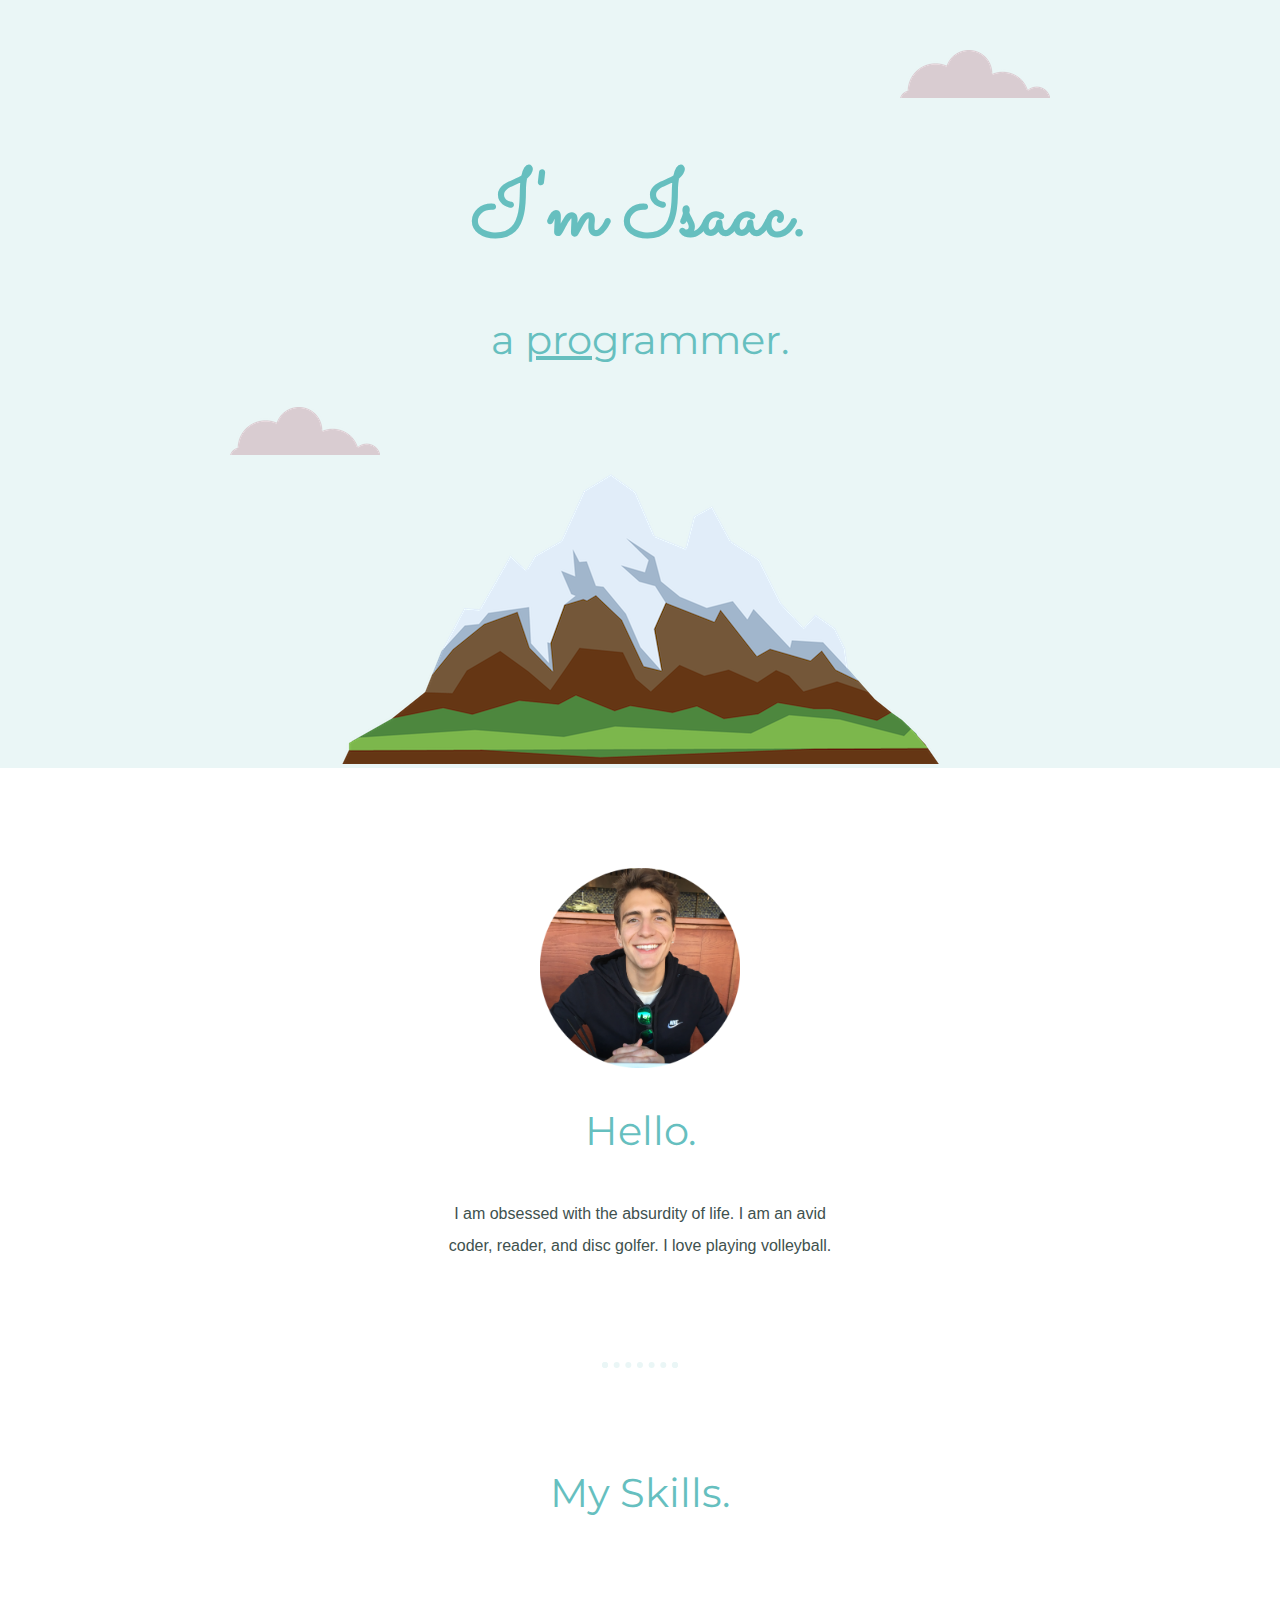
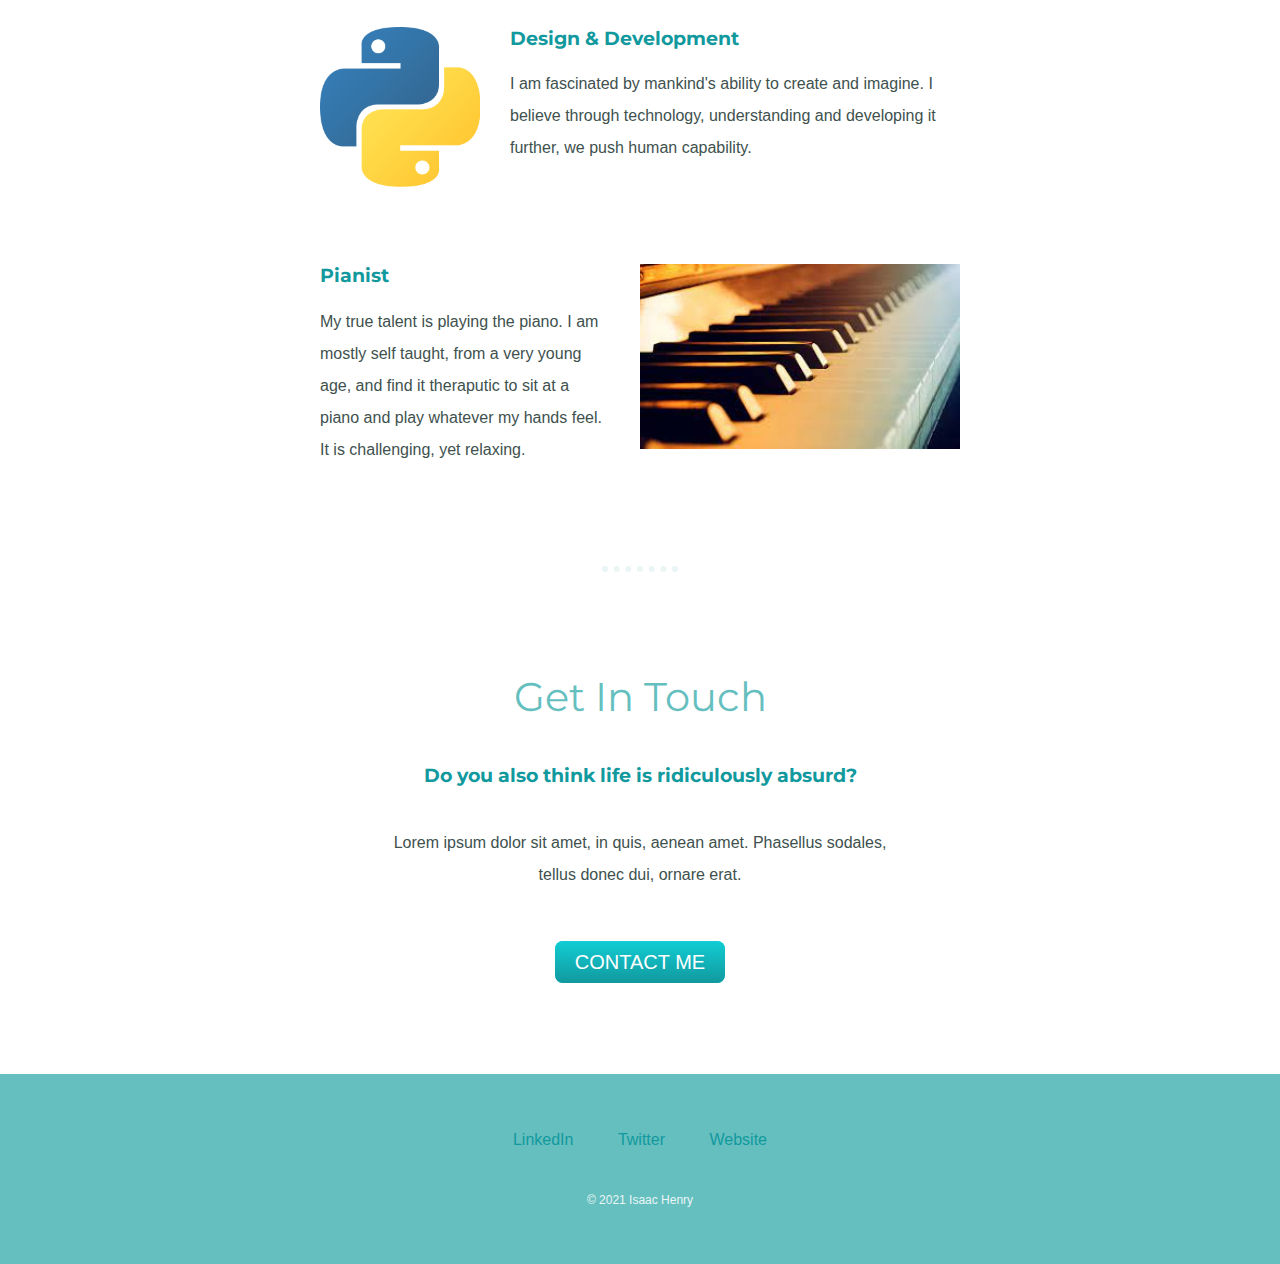
<file: index.html>
<!DOCTYPE html>
<html lang="en">

<head>
  <meta charset="UTF-8">
  <title>Isaac Henry</title>
  <link rel="stylesheet" type="text/css" href="css/styles.css">
  <link rel="icon" href="images/favicon.ico">
  <link href="https://fonts.googleapis.com/css2?family=Montserrat:wght@100&family=Sacramento&display=swap" rel="stylesheet">

</head>

<body>
  <div class="top-container">
    <img class="top-cloud" src="images/cloud.png" alt="cloud-img">
    <h1>I'm Isaac.</h1>
    <h2>a <span class="pro">pro</span>grammer.</h2>
    <img class="bottom-cloud" src="images/cloud.png" alt="cloud-img">
    <img class="mtn-img" src="images/mountain.png" alt="mtn-img">
  </div>
  <div class="middle-container">
    <div class="profile">
      <img class="profile-img" src="images/best_profile_circled.png" alt="profile-img">
      <h2>Hello.</h2>
      <p class="personal-description">I am obsessed with the absurdity of life. I am an avid coder, reader, and disc golfer. I love playing volleyball.</p>
    </div>
    <hr>
    <div class="skills">
      <h2>My Skills.</h2>
      <div class="skill-row">
        <img class="python" src="images/python.png" alt="python-symbl">
        <h3>Design & Development</h3>
        <p class="code-skill-description">I am fascinated by mankind's ability to create and imagine. I believe through technology, understanding and developing it further, we push human capability.</p>
      </div>
      <div class="skill-row">
        <img class="piano" src="images/piano.jfif" alt="piano-img">
        <h3>Pianist</h3>
        <p class="instrument-skill-description">My true talent is playing the piano. I am mostly self taught, from a very young age, and find it theraputic to sit at a piano and play whatever my hands feel. It is challenging, yet relaxing.</p>
      </div>
    </div>
    <hr>
    <div class="contact-me">
      <h2>Get In Touch</h2>
      <h3>Do you also think life is ridiculously absurd?</h3>
      <p class="contact-message">Lorem ipsum dolor sit amet, in quis, aenean amet. Phasellus sodales, tellus donec dui, ornare erat.</p>
      <a class="btn" href="mailto:name@email.com">CONTACT ME</a>
    </div>
  </div>


  <div class="bottom-container">
    <a class="footer-link" href="https://www.linkedin.com/">LinkedIn</a>
    <a class="footer-link" href="https://twitter.com/">Twitter</a>
    <a class="footer-link" href="https://www.appbrewery.co/">Website</a>
    <p class="tm">© 2021 Isaac Henry</p>
  </div>


</body>

</html>
</file>
<file: css/styles.css>
body {
  color: #40514E;
  margin: 0;
  text-align: center;
  font-family: 'merriweather', sans-serif;
}

h1 {
  color: #66BFBF;
  font-size: 5.625rem;
  margin: 50px auto 0 auto;
  font-family: 'Sacramento', cursive;
}

h2 {
  color: #66BFBF;
  font-family: 'Montserrat', sans-serif;
  font-size: 2.5rem;
  font-weight: normal;
  padding-bottom: 10px
}

h3 {
  color: #11999E;
  font-family: 'Montserrat', sans-serif;
}

hr {
  border: dotted #EAF6F6 6px;
  border-bottom: none;
  width: 5%;
  margin: 100px auto;
}

p {
  line-height: 2;
}

.personal-description {
  margin: auto;
  width: 30%;
}

.skill-row {
  margin: 100px auto;
  text-align: left;
  width: 50%;
}
.top-cloud {
  position: absolute;
  right: 18%;
  top: 50px;
}

.bottom-cloud {
  position: absolute;
  left: 18%;
}

.python {
  float: left;
  padding-right: 30px;
  width: inherit;
  width: 25%;
}

.piano {
  float: right;
  margin-left: 30px;
  width: 50%;
}
.profile-img {
  width: 200px;
  height: 200px;
}

.top-container {
  position: relative;
  padding-top: 100px;
  background-color: #EaF6F6;
}

.middle-container {
  margin: 100px 0;
}

.bottom-container {
  line-height: 2;
  position: relative;
  padding: 50px 0 20px;
  background-color: #66BFBF;
}

.footer-link {
  color: #11999E;
  font-family: 'merriweather', sans-serif;
  margin: 10px 20px;
  text-decoration: none;
}

.footer-link:hover {
  color: #EAF6F6;
}

.tm {
  color: #EAF6F6;
  font-size: .75rem;
  padding: 20px 0;
}

.footer-link {
  color: #11999E;
}

.pro {
  text-decoration: underline;
}

.contact-message {
  width: 40%;
  margin: 40px auto 60px;
}

.btn {
  background: #11CDD4;
  background-image: -webkit-linear-gradient(top, #11CDD4, #11999e);
  background-image: -moz-linear-gradient(top, #11CDD4, #11999e);
  background-image: -ms-linear-gradient(top, #11CDD4, #11999e);
  background-image: -o-linear-gradient(top, #11CDD4, #11999e);
  background-image: linear-gradient(to bottom, #11CDD4, #11999e);
  -webkit-border-radius: 8;
  -moz-border-radius: 8;
  border-radius: 8px;
  font-family: 'merriweather', sans-serif;
  color: #ffffff;
  font-size: 20px;
  padding: 10px 20px 10px 20px;
  text-decoration: none;
}

.btn:hover {
  background: #30E3CB;
  background-image: -webkit-linear-gradient(top, #30E3CB, #2BC4AD);
  background-image: -moz-linear-gradient(top, #30E3CB, #2BC4AD);
  background-image: -ms-linear-gradient(top, #30E3CB, #2BC4AD);
  background-image: -o-linear-gradient(top, #30E3CB, #2BC4AD);
  background-image: linear-gradient(to bottom, #30E3CB, #2BC4AD);
  text-decoration: none;
}
</file>
